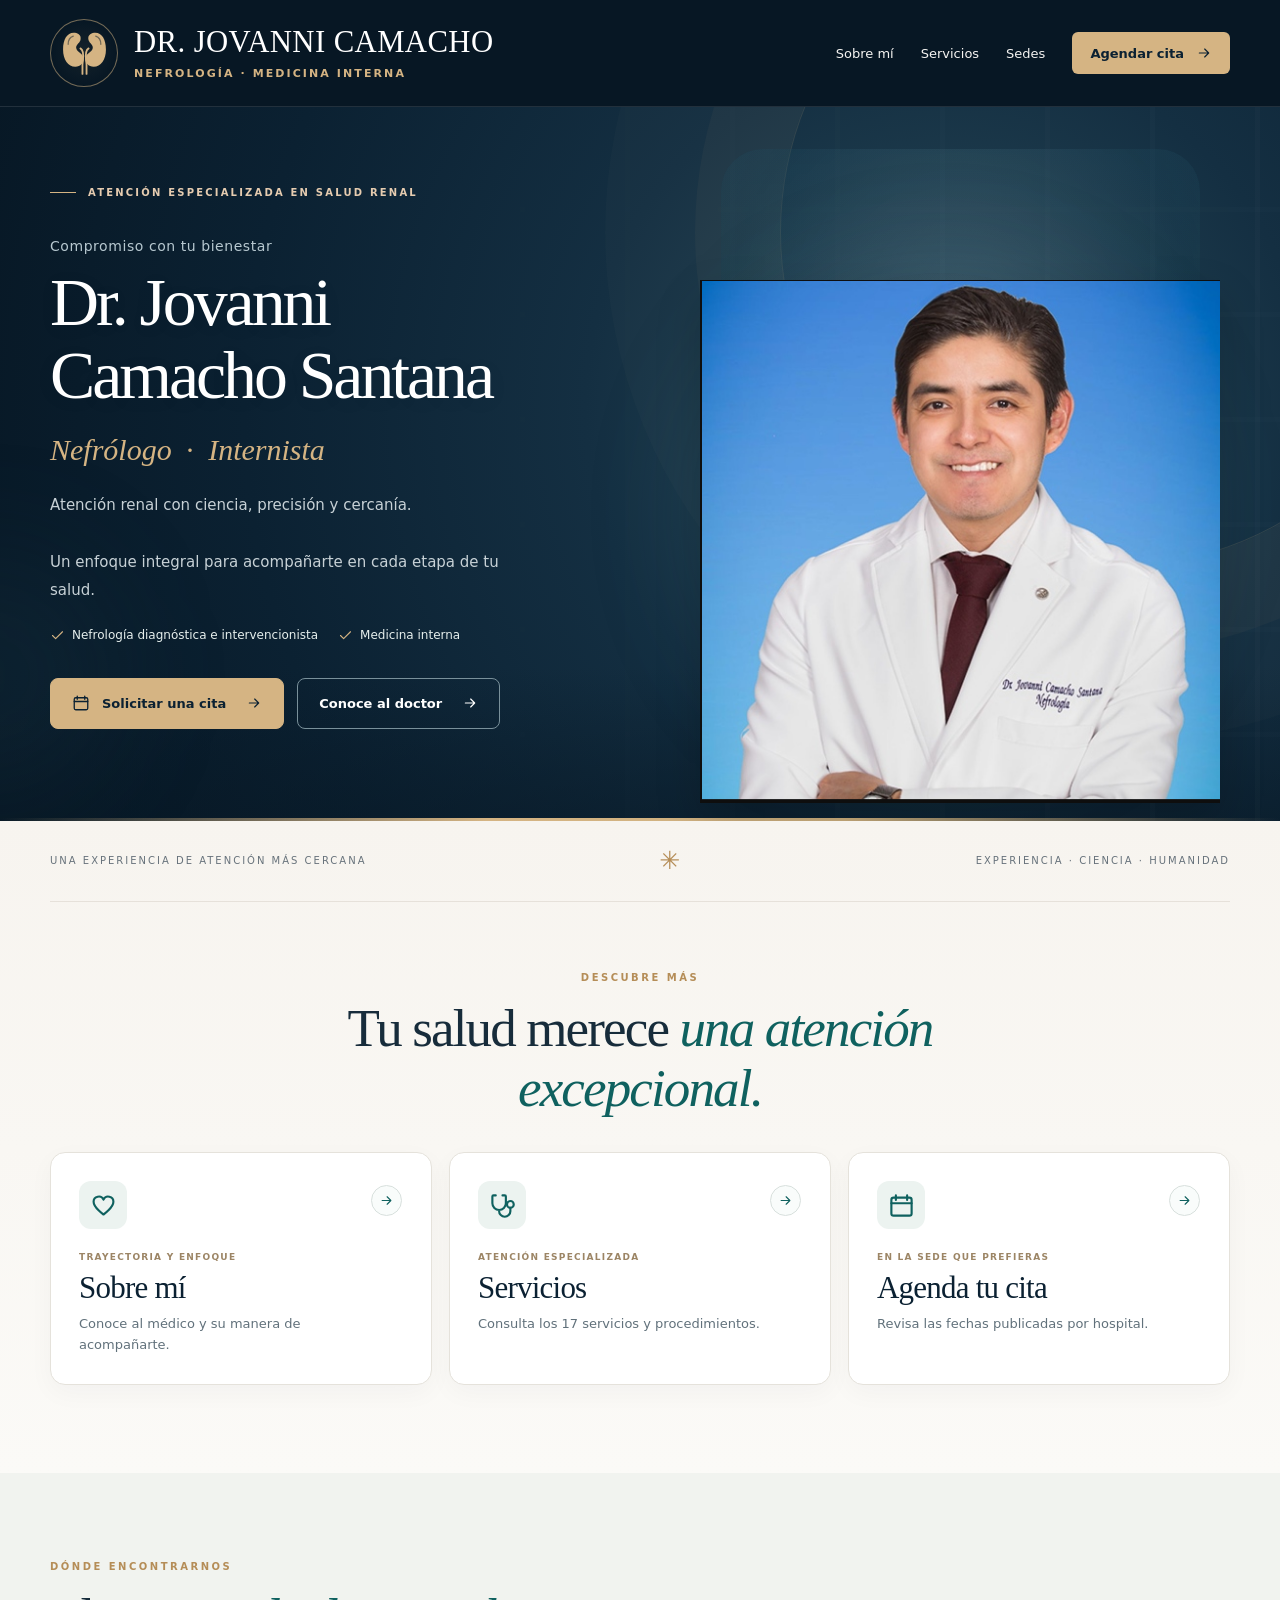
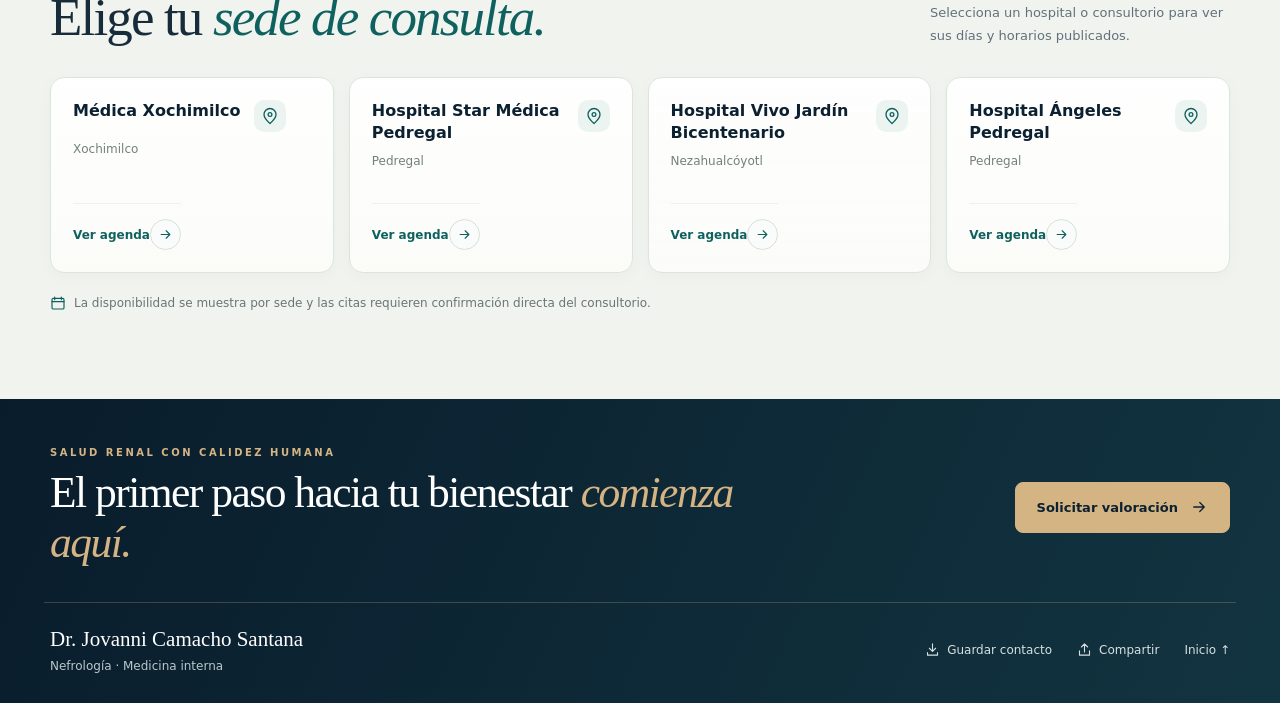
<file: index.html>
<!doctype html>
<html lang="es">
<head>
  <meta charset="utf-8">
  <meta name="viewport" content="width=device-width, initial-scale=1">
  <meta name="theme-color" content="#091c2c">
  <meta name="description" content="Dr. Jovanni Camacho Santana. Nefrología y medicina interna: especialidades, servicios, sedes de consulta y solicitud de cita.">
  <meta property="og:title" content="Dr. Jovanni Camacho Santana | Nefrólogo e Internista">
  <meta property="og:description" content="Atención renal integral. Consulta sus servicios y solicita una cita en la sede de tu preferencia.">
  <title>Dr. Jovanni Camacho Santana | Nefrólogo e Internista</title>
  <link rel="icon" href="assets/favicon.svg" type="image/svg+xml">
  <link rel="stylesheet" href="css/styles.css">
  <script defer src="js/datos.js"></script>
  <script defer src="js/main.js"></script>
</head>
<body>
<svg class="svg-sprites" xmlns="http://www.w3.org/2000/svg" aria-hidden="true">
  <symbol id="i-kidney" viewBox="0 0 48 48"><path d="M16 4C8 2 3 9 3 20c0 10 5 17 12 17 5 0 9-4 8-9-.5-4-6-5-7-9-1-3 3-5 4-8 1-4-1-6-4-7Z" fill="currentColor" stroke="none"/><path d="M16 4C8 2 3 9 3 20c0 10 5 17 12 17 5 0 9-4 8-9-.5-4-6-5-7-9-1-3 3-5 4-8 1-4-1-6-4-7Z" transform="translate(48 0) scale(-1 1)" fill="currentColor" stroke="none"/><path d="M20 19c5 3 2 12 2 16v9m6-25c-5 3-2 12-2 16v9" fill="none" stroke="currentColor" stroke-width="1.8"/><path d="M8 15c0-4 2-7 5-8m27 8c0-4-2-7-5-8" stroke="#071724" stroke-opacity=".5" stroke-width="1.2" fill="none"/></symbol>
  <symbol id="i-arrow" viewBox="0 0 24 24"><path d="M5 12h14m-6-6 6 6-6 6"/></symbol>
  <symbol id="i-plus" viewBox="0 0 24 24"><path d="M12 5v14M5 12h14"/></symbol>
  <symbol id="i-calendar" viewBox="0 0 24 24"><rect x="3" y="5" width="18" height="16" rx="2"/><path d="M7 3v4m10-4v4M3 10h18"/></symbol>
  <symbol id="i-pin" viewBox="0 0 24 24"><path d="M20 10c0 5-8 12-8 12S4 15 4 10a8 8 0 1 1 16 0Z"/><circle cx="12" cy="10" r="2.5"/></symbol>
  <symbol id="i-heart" viewBox="0 0 24 24"><path d="M20.8 8.7c0 5.2-8.8 11.3-8.8 11.3S3.2 13.9 3.2 8.7a4.6 4.6 0 0 1 8.8-1.9 4.6 4.6 0 0 1 8.8 1.9Z"/></symbol>
  <symbol id="i-steth" viewBox="0 0 24 24"><path d="M6 3H4a1 1 0 0 0-1 1v6a6 6 0 0 0 12 0V4a1 1 0 0 0-1-1h-2M9 16v1a5 5 0 0 0 10 0v-3"/><circle cx="19" cy="11" r="3"/></symbol>
  <symbol id="i-doc" viewBox="0 0 24 24"><path d="M6 2h9l5 5v15H6a2 2 0 0 1-2-2V4a2 2 0 0 1 2-2Z"/><path d="M14 2v6h6M8 13h8m-8 4h8"/></symbol>
  <symbol id="i-whatsapp" viewBox="0 0 24 24"><path d="M20.7 11.7a8.8 8.8 0 0 1-12.5 7.9L3 21l1.4-5.1A8.8 8.8 0 1 1 20.7 11.7Z"/><path d="M8.7 8.5c-.3.3-.6 1.1.2 2.5 1 1.8 2.5 3.2 4.4 4 1.4.6 2.1.2 2.4-.3l-1.4-1.5-1.3.7a7 7 0 0 1-2.5-2.5l.7-1.3-1.5-1.6Z"/></symbol>
  <symbol id="i-phone" viewBox="0 0 24 24"><path d="M6 3c-1.1-.2-2.6.6-3 2.4-.5 2.2 1.7 6.3 5.6 10.2 4 4 8 6.1 10.2 5.6C20.7 20.8 21.5 19 21 18l-4.1-2.1-2.2 2.2a16 16 0 0 1-8-8l2.2-2.2L6 3Z"/></symbol>
  <symbol id="i-download" viewBox="0 0 24 24"><path d="M12 3v12m-5-5 5 5 5-5M4 17v4h16v-4"/></symbol>
  <symbol id="i-close" viewBox="0 0 24 24"><path d="M5 5 19 19M19 5 5 19"/></symbol>
  <symbol id="i-check" viewBox="0 0 24 24"><path d="m4 12 5 5L20 6"/></symbol>
  <symbol id="i-search" viewBox="0 0 24 24"><circle cx="10.5" cy="10.5" r="6.5"/><path d="m15.5 15.5 5 5"/></symbol>
  <symbol id="i-back" viewBox="0 0 24 24"><path d="M19 12H5m6 6-6-6 6-6"/></symbol>
  <symbol id="i-share" viewBox="0 0 24 24"><path d="M12 16V3m-5 5 5-5 5 5M4 14v7h16v-7"/></symbol>
</svg>
<a class="skip-link" href="#principal">Saltar al contenido</a>
<header class="site-header">
  <div class="container header-content">
    <a class="identity" href="#inicio" aria-label="Ir al inicio">
      <span class="identity-mark" aria-hidden="true"><svg><use href="#i-kidney"/></svg></span>
      <span class="identity-text"><b>DR. JOVANNI CAMACHO</b><small>NEFROLOGÍA · MEDICINA INTERNA</small></span>
    </a>
    <nav aria-label="Menú principal" class="header-nav">
      <button type="button" data-modal="about">Sobre mí</button>
      <button type="button" data-modal="services">Servicios</button>
      <a href="#sedes">Sedes</a>
      <button class="nav-action" type="button" data-modal="choose">Agendar cita <svg><use href="#i-arrow"/></svg></button>
    </nav>
    <button class="menu-btn" id="menuButton" type="button" aria-label="Abrir menú" aria-expanded="false" aria-controls="mobileNavigation"><span></span><span></span><span></span></button>
  </div>
  <div class="mobile-navigation" id="mobileNavigation" hidden>
    <button type="button" data-modal="about">Sobre mí</button>
    <button type="button" data-modal="services">Servicios</button>
    <a href="#sedes">Sedes de consulta</a>
    <button type="button" data-modal="choose">Agendar cita</button>
  </div>
</header>
<main id="principal">
  <section class="hero" id="inicio">
    <div class="hero-ambient hero-ambient-a" aria-hidden="true"></div><div class="hero-ambient hero-ambient-b" aria-hidden="true"></div>
    <div class="container hero-layout">
      <div class="hero-copy">
        <div class="hero-kicker"><span class="gold-line"></span>ATENCIÓN ESPECIALIZADA EN SALUD RENAL</div>
        <p class="hero-welcome">Compromiso con tu bienestar</p>
        <h1>Dr. Jovanni <span>Camacho Santana</span></h1>
        <p class="hero-role">Nefrólogo <span class="role-dot">·</span> Internista</p>
        <p class="hero-description">Atención renal con ciencia, precisión y cercanía.<br><br>Un enfoque integral para acompañarte en cada etapa de tu salud.</p>
        <div class="hero-points"><span><svg><use href="#i-check"/></svg> Nefrología diagnóstica e intervencionista</span><span><svg><use href="#i-check"/></svg> Medicina interna</span></div>
        <div class="hero-buttons">
          <button class="btn btn-gold" type="button" data-modal="choose"><svg><use href="#i-calendar"/></svg> Solicitar una cita <svg class="end-icon"><use href="#i-arrow"/></svg></button>
          <button class="btn btn-outline" type="button" data-modal="about">Conoce al doctor <svg class="end-icon"><use href="#i-arrow"/></svg></button>
        </div>
      </div>
      <div class="hero-photo-wrap">
        <div class="portrait-halo"></div>
        <img src="img/JCS.png" alt="Dr. Jovanni Camacho Santana, médico nefrólogo e internista" class="hero-photo" width="532" height="535" fetchpriority="high">
      </div>
    </div>
    <div class="hero-bottom-line" aria-hidden="true"></div>
  </section>
  <section class="shortcut-section" aria-labelledby="shortcutTitle">
    <div class="container">
      <div class="intro-bar"><span>UNA EXPERIENCIA DE ATENCIÓN MÁS CERCANA</span><span class="intro-symbol">✳</span><span>EXPERIENCIA · CIENCIA · HUMANIDAD</span></div>
      <div class="center-heading"><p class="eyebrow">DESCUBRE MÁS</p><h2 id="shortcutTitle">Tu salud merece <em>una atención excepcional.</em></h2></div>
      <div class="shortcut-grid">
        <button class="shortcut" type="button" data-modal="about"><span class="shortcut-icon"><svg><use href="#i-heart"/></svg></span><span class="shortcut-copy"><small>TRAYECTORIA Y ENFOQUE</small><strong>Sobre mí</strong><span>Conoce al médico y su manera de acompañarte.</span></span><span class="circle-arrow"><svg><use href="#i-arrow"/></svg></span></button>
        <button class="shortcut" type="button" data-modal="services"><span class="shortcut-icon"><svg><use href="#i-steth"/></svg></span><span class="shortcut-copy"><small>ATENCIÓN ESPECIALIZADA</small><strong>Servicios</strong><span>Consulta los 17 servicios y procedimientos.</span></span><span class="circle-arrow"><svg><use href="#i-arrow"/></svg></span></button>
        <button class="shortcut" type="button" data-modal="choose"><span class="shortcut-icon"><svg><use href="#i-calendar"/></svg></span><span class="shortcut-copy"><small>EN LA SEDE QUE PREFIERAS</small><strong>Agenda tu cita</strong><span>Revisa las fechas publicadas por hospital.</span></span><span class="circle-arrow"><svg><use href="#i-arrow"/></svg></span></button>
      </div>
    </div>
  </section>
  <section class="venues-section" id="sedes" aria-labelledby="venuesTitle">
    <div class="container">
      <div class="venues-heading"><div><p class="eyebrow">DÓNDE ENCONTRARNOS</p><h2 id="venuesTitle">Elige tu <em>sede de consulta.</em></h2></div><p>Selecciona un hospital o consultorio para ver sus días y horarios publicados.</p></div>
      <div id="venuesList" class="venues-grid"></div>
      <p class="venues-footnote"><svg><use href="#i-calendar"/></svg> La disponibilidad se muestra por sede y las citas requieren confirmación directa del consultorio.</p>
    </div>
  </section>
</main>
<footer class="footer">
  <section class="closing-section" aria-label="Solicitar valoración">
    <div class="container closing-inner"><div><p class="eyebrow">SALUD RENAL CON CALIDEZ HUMANA</p><h2>El primer paso hacia tu bienestar <em>comienza aquí.</em></h2></div><button class="btn btn-gold" type="button" data-modal="choose">Solicitar valoración <svg><use href="#i-arrow"/></svg></button></div>
  </section>
  <div class="container footer-inner"><span class="footer-brand">Dr. Jovanni Camacho Santana <small>Nefrología · Medicina interna</small></span><div class="footer-links"><button type="button" id="saveContact"><svg><use href="#i-download"/></svg> Guardar contacto</button><button type="button" id="sharePage"><svg><use href="#i-share"/></svg> Compartir</button><a href="#inicio">Inicio ↑</a></div></div></footer>
<div class="mobile-bottom"><button type="button" data-modal="choose"><svg><use href="#i-calendar"/></svg> Solicitar cita <svg><use href="#i-arrow"/></svg></button></div>
<div class="modal" id="contentModal" aria-hidden="true">
  <div class="modal-shade" data-close="true"></div>
  <section class="modal-dialog" role="dialog" aria-modal="true" aria-labelledby="modalTitle">
    <header class="modal-header"><div><p class="eyebrow" id="modalEyebrow"></p><h2 id="modalTitle"></h2></div><button class="modal-x" type="button" id="modalClose" aria-label="Cerrar ventana" title="Cerrar"><svg><use href="#i-close"/></svg></button></header>
    <div class="modal-content" id="modalContent"></div>
  </section>
</div>
<div id="toast" class="toast" role="status" aria-live="polite"></div>
</body>
</html>
</file>
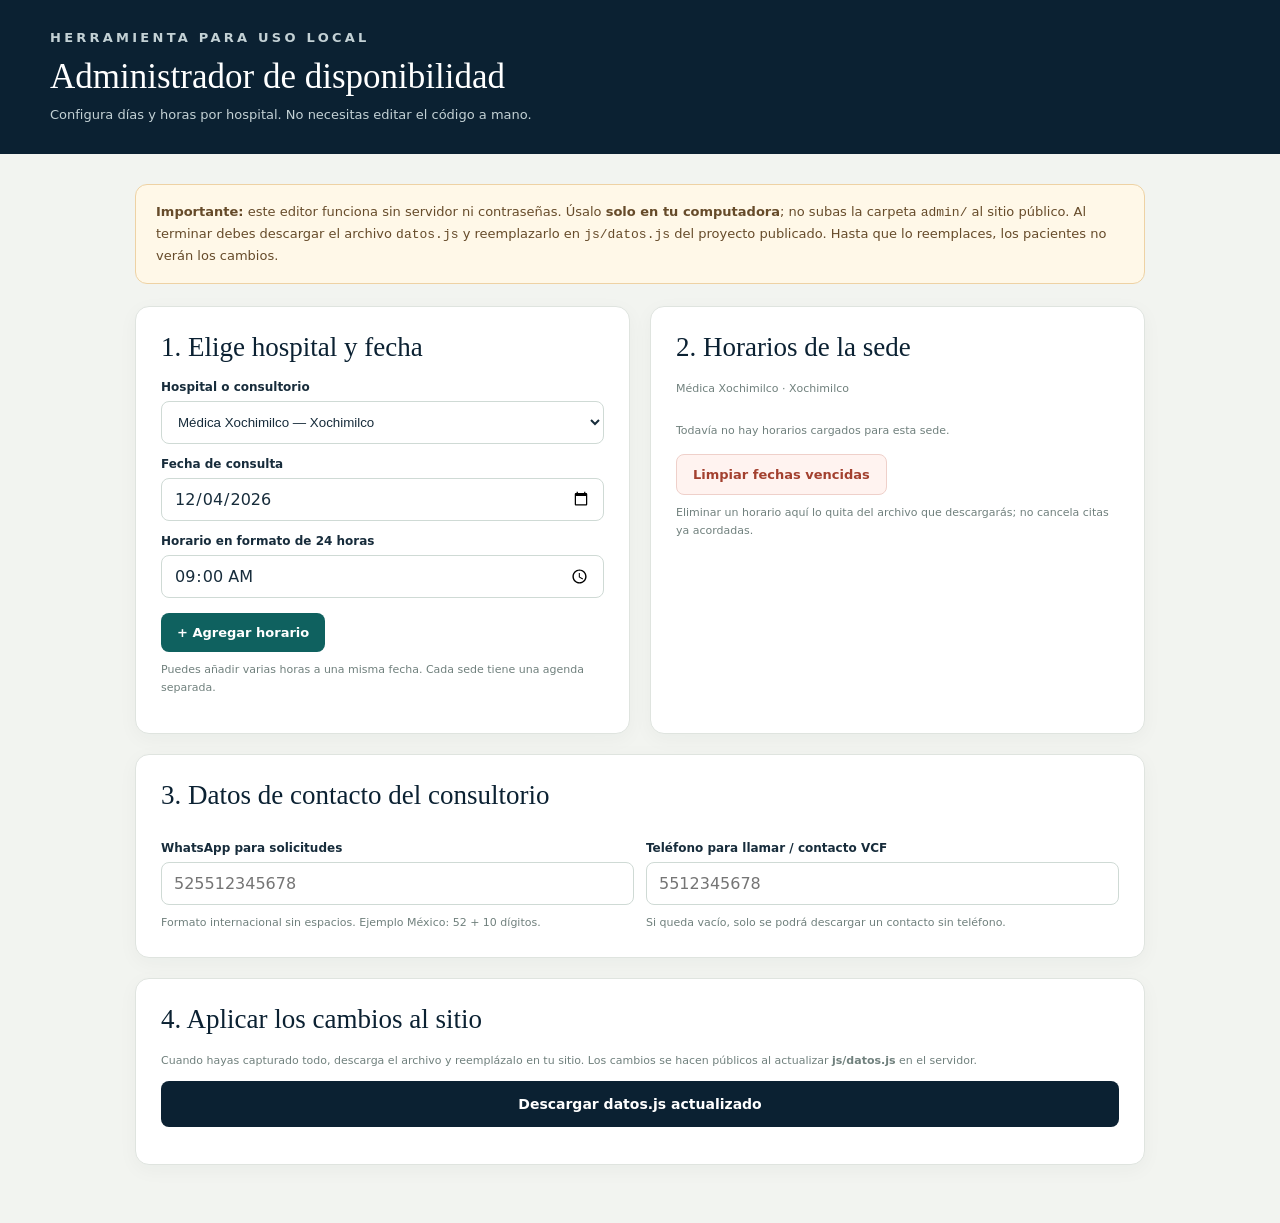
<file: admin/agenda.html>
<!doctype html>
<html lang="es"><head><meta charset="utf-8"><meta name="viewport" content="width=device-width, initial-scale=1"><meta name="robots" content="noindex,nofollow"><title>Editor local · Agenda de Dr. Jovanni</title><link rel="stylesheet" href="../css/styles.css"><script defer src="../js/datos.js"></script><script defer src="agenda.js"></script></head>
<body class="admin-body">
<header class="admin-header"><div class="container"><p class="eyebrow">HERRAMIENTA PARA USO LOCAL</p><h1>Administrador de disponibilidad</h1><p>Configura días y horas por hospital. No necesitas editar el código a mano.</p></div></header>
<main class="admin-shell">
 <div class="admin-banner"><strong>Importante:</strong> este editor funciona sin servidor ni contraseñas. Úsalo <strong>solo en tu computadora</strong>; no subas la carpeta <code>admin/</code> al sitio público. Al terminar debes descargar el archivo <code>datos.js</code> y reemplazarlo en <code>js/datos.js</code> del proyecto publicado. Hasta que lo reemplaces, los pacientes no verán los cambios.</div>
 <div class="admin-grid">
  <section class="admin-card" aria-labelledby="venueHeading"><h2 id="venueHeading">1. Elige hospital y fecha</h2><label for="venueSelect">Hospital o consultorio</label><select id="venueSelect"></select><label for="dateInput">Fecha de consulta</label><input id="dateInput" type="date"><label for="timeInput">Horario en formato de 24 horas</label><input id="timeInput" type="time" step="1800" value="09:00"><button class="admin-action" id="addSlot" type="button">+ Agregar horario</button><p class="input-hint">Puedes añadir varias horas a una misma fecha. Cada sede tiene una agenda separada.</p><p id="formStatus" class="admin-feedback" role="status"></p></section>
  <section class="admin-card" aria-labelledby="slotsHeading"><h2 id="slotsHeading">2. Horarios de la sede</h2><p class="input-hint" id="venueDetail">Selecciona una sede para consultar sus fechas.</p><div id="slotList" class="admin-entries"></div><button class="admin-action danger" id="clearPast" type="button">Limpiar fechas vencidas</button><p class="input-hint">Eliminar un horario aquí lo quita del archivo que descargarás; no cancela citas ya acordadas.</p></section>
  <section class="admin-card admin-wide" aria-labelledby="contactHeading"><h2 id="contactHeading">3. Datos de contacto del consultorio</h2><div class="form-row"><div><label for="whatsappInput">WhatsApp para solicitudes</label><input id="whatsappInput" inputmode="numeric" placeholder="525512345678"><p class="input-hint">Formato internacional sin espacios. Ejemplo México: 52 + 10 dígitos.</p></div><div><label for="phoneInput">Teléfono para llamar / contacto VCF</label><input id="phoneInput" type="tel" placeholder="5512345678"><p class="input-hint">Si queda vacío, solo se podrá descargar un contacto sin teléfono.</p></div></div></section>
  <section class="admin-card admin-wide" aria-labelledby="exportHeading"><h2 id="exportHeading">4. Aplicar los cambios al sitio</h2><p class="input-hint">Cuando hayas capturado todo, descarga el archivo y reemplázalo en tu sitio. Los cambios se hacen públicos al actualizar <strong>js/datos.js</strong> en el servidor.</p><div class="stacked"><button class="admin-action admin-export" id="exportFile" type="button">Descargar datos.js actualizado</button></div><p class="admin-feedback" id="exportStatus" role="status"></p></section>
 </div>
</main>
</body></html>
</file>
<file: css/styles.css>
/* Dr. Jovanni Camacho Santana · Diseño premium compacto */
:root{--navy:#0b2132;--navy-deep:#071724;--navy-soft:#15354a;--teal:#0f615f;--teal-light:#e4f2ef;--gold:#d5b483;--gold-deep:#b58d57;--cream:#f8f5f0;--white:#fff;--ink:#172c3b;--muted:#61717b;--line:#e6e5e0;--shadow:0 20px 60px rgba(12,35,47,.08);--radius:20px;--sans:system-ui,-apple-system,"Segoe UI",Arial,sans-serif;--serif:Georgia,"Times New Roman",serif}
*{box-sizing:border-box}html{scroll-behavior:smooth}body{margin:0;background:var(--cream);color:var(--ink);font-family:var(--sans);-webkit-font-smoothing:antialiased}button,input{font:inherit}button{cursor:pointer}button:disabled{cursor:not-allowed}a{color:inherit;text-decoration:none}svg{width:22px;height:22px;fill:none;stroke:currentColor;stroke-width:1.75;stroke-linecap:round;stroke-linejoin:round;flex:none}h1,h2,h3,p{margin:0}h1,h2{font-weight:400}h2 em{color:var(--teal);font-style:italic}button:focus-visible,a:focus-visible,input:focus-visible{outline:3px solid var(--gold);outline-offset:3px}.svg-sprites{position:absolute;width:0;height:0;overflow:hidden}.container{max-width:1240px;padding:0 30px;margin:0 auto}.skip-link{position:fixed;top:-60px;left:8px;z-index:2000;background:#fff;color:#0b2132;padding:10px}.skip-link:focus{top:10px}.no-scroll{overflow:hidden}
/* Header */
.site-header{position:relative;z-index:50;background:var(--navy-deep);border-bottom:1px solid rgba(255,255,255,.11)}.header-content{min-height:87px;display:flex;align-items:center;justify-content:space-between;gap:25px}.identity{display:flex;align-items:center;gap:13px;color:#fff;min-width:0}.identity-mark{width:49px;height:49px;border:1px solid rgba(213,180,131,.65);border-radius:13px;display:grid;place-items:center;color:var(--gold)}.identity-mark svg{width:30px;height:30px}.identity-text{display:flex;flex-direction:column;gap:5px;letter-spacing:.08em}.identity-text b{font-size:12px;font-weight:650}.identity-text small{font-size:9px;letter-spacing:.18em;color:#bcbdc0}.header-nav{display:flex;align-items:center;gap:27px}.header-nav button,.header-nav>a{background:none;color:#f5f4f2;border:0;padding:9px 0;font-size:13px;transition:color .2s}.header-nav button:not(.nav-action):hover,.header-nav a:hover{color:var(--gold)}.header-nav .nav-action{display:inline-flex;align-items:center;gap:12px;color:var(--navy);background:var(--gold);padding:13px 18px;border-radius:6px;font-weight:650}.header-nav .nav-action svg{width:16px;height:16px}.header-nav .nav-action:hover{background:#e1c49c}.menu-btn{display:none;border:1px solid #4c606c;background:transparent;color:#fff;border-radius:10px;width:44px;height:43px;padding:9px}.menu-btn span{display:block;height:2px;margin:5px 0;background:#fff}.mobile-navigation{position:absolute;top:100%;left:0;right:0;background:var(--navy);box-shadow:0 15px 30px #0616244d;padding:12px 24px 24px;z-index:51}.mobile-navigation[hidden]{display:none}.mobile-navigation button,.mobile-navigation a{display:block;width:100%;text-align:left;background:none;border:0;border-bottom:1px solid #ffffff1c;padding:14px 5px;color:#fff;font-size:15px}
/* Hero */
.hero{min-height:630px;position:relative;isolation:isolate;overflow:hidden;background:radial-gradient(circle at 74% 42%,#294a59 0,#142f42 35%,#0b2132 68%,#071724 100%);color:white}.hero::before{content:"";position:absolute;inset:0;opacity:.3;background-image:linear-gradient(90deg,transparent 95%,rgba(255,255,255,.06) 95%),linear-gradient(transparent 95%,rgba(255,255,255,.035) 95%);background-size:105px 105px;mask-image:linear-gradient(to right,transparent 28%,#000 100%)}.hero::after{content:"";position:absolute;inset:auto 0 0;background:linear-gradient(transparent,#07172480);height:155px;z-index:-1}.hero-ambient{position:absolute;border-radius:50%;pointer-events:none}.hero-ambient-a{width:670px;height:670px;right:-170px;top:-210px;border:1px solid #d5b48325;box-shadow:0 0 0 85px #d5b4830a,0 0 0 175px #d5b48305}.hero-ambient-b{width:240px;height:240px;left:-130px;bottom:25px;background:#2a596b27;filter:blur(60px)}.hero-layout{position:relative;min-height:630px;display:grid;grid-template-columns:minmax(0,1.07fr) minmax(0,.93fr);align-items:center;gap:20px}.hero-copy{position:relative;z-index:2;padding:80px 0 92px}.hero-kicker{display:flex;align-items:center;gap:12px;font-size:10px;letter-spacing:.22em;color:#e6ccb0;font-weight:650}.gold-line{width:26px;height:1px;background:var(--gold)}.hero-welcome{color:#b7c8d0;font-size:14px;font-weight:350;margin-top:40px;letter-spacing:.04em}.hero h1{font-family:var(--serif);font-size:clamp(47px,5.3vw,78px);line-height:1.08;letter-spacing:-.045em;margin-top:12px;max-width:740px;text-shadow:0 3px 20px #0001}.hero h1 span{display:block;white-space:nowrap}.hero-role{font:italic 30px var(--serif);color:var(--gold);margin-top:20px}.role-dot{font-style:normal;padding:0 7px}.hero-description{font-size:15px;line-height:1.9;color:#c7d1d6;max-width:490px;margin-top:24px}.hero-points{display:flex;align-items:center;gap:20px;flex-wrap:wrap;margin-top:23px;color:#e6efed;font-size:12px}.hero-points span{display:flex;align-items:center;gap:7px}.hero-points svg{color:var(--gold);width:15px;height:15px}.hero-buttons{display:flex;flex-wrap:wrap;gap:13px;margin-top:35px}.btn{min-height:51px;border-radius:8px;padding:13px 21px;display:inline-flex;align-items:center;justify-content:center;gap:12px;font-weight:650;font-size:13px;transition:transform .18s,background .18s,box-shadow .18s;border:1px solid transparent}.btn:hover:not(:disabled){transform:translateY(-2px)}.btn svg{width:18px;height:18px}.btn .end-icon{margin-left:8px;width:16px;height:16px}.btn-gold{background:var(--gold);color:var(--navy);border-color:var(--gold)}.btn-gold:hover{background:#e7c99f;box-shadow:0 8px 30px #0002}.btn-outline{border-color:#79909a;background:transparent;color:#fff}.btn-outline:hover{background:#ffffff15}.btn-dark{background:var(--teal);color:#fff}.btn-dark:not(:disabled):hover{background:#0b5150}.btn-dark:disabled{opacity:.45}.hero-photo-wrap{position:relative;align-self:stretch;display:flex;align-items:flex-end;justify-content:center;min-width:0;padding:42px 0 18px}.hero-photo-wrap::before{content:"";position:absolute;inset:42px 30px 26px 30px;border-radius:42px;background:radial-gradient(circle at 50% 24%,rgba(255,255,255,.10) 0,rgba(255,255,255,.06) 18%,rgba(18,55,74,.12) 42%,rgba(7,23,36,0) 72%),linear-gradient(180deg,rgba(42,89,107,.20) 0%,rgba(15,38,55,.08) 48%,rgba(7,23,36,0) 100%);filter:blur(.2px)}.portrait-halo{position:absolute;width:min(40vw,480px);height:min(40vw,480px);bottom:68px;right:9%;border-radius:50%;background:radial-gradient(circle,rgba(213,180,131,.28) 0,rgba(76,138,153,.12) 36%,rgba(11,33,50,0) 74%);box-shadow:0 0 120px rgba(64,122,136,.18)}.hero-photo{display:block;position:relative;z-index:1;object-fit:contain;object-position:center bottom;width:min(100%,520px);height:auto;max-height:565px;padding:0;background:transparent;border:0;border-radius:0;box-shadow:0 20px 42px rgba(0,0,0,.18)}.photo-caption{position:absolute;z-index:2;bottom:24px;right:4px;background:#f9f6efec;box-shadow:0 10px 38px #0003;border:1px solid #fff8;backdrop-filter:blur(15px);color:#173348;border-radius:12px;padding:15px 20px 15px 37px;display:flex;flex-direction:column;gap:5px;min-width:250px}.caption-pin{position:absolute;left:15px;top:23px;background:var(--teal);width:8px;height:8px;border-radius:50%}.photo-caption b{font-size:10px;letter-spacing:.12em}.photo-caption small{font-size:11px;color:#64717a}.hero-bottom-line{position:absolute;bottom:0;left:0;width:100%;height:3px;background:linear-gradient(90deg,transparent,#d5b483 38%,#ceb07e 66%,transparent)}
/* Main */
.shortcut-section{padding:0 0 88px;background:linear-gradient(#f7f4ef,#fbfaf7)}.intro-bar{min-height:81px;display:flex;align-items:center;justify-content:space-between;gap:12px;color:#67727b;font-size:10px;letter-spacing:.2em;border-bottom:1px solid #e6e1da}.intro-symbol{color:var(--gold-deep);font-size:25px}.center-heading{text-align:center;max-width:760px;margin:70px auto 34px}.eyebrow{font-size:10px;letter-spacing:.25em;font-weight:700;color:var(--gold-deep)}.center-heading h2,.venues-heading h2,.closing-inner h2{font-family:var(--serif);font-size:clamp(34px,4.2vw,53px);line-height:1.14;letter-spacing:-.035em;margin-top:15px}.center-heading>p:last-child{margin-top:15px;color:var(--muted);font-size:14px;line-height:1.8}.shortcut-grid{display:grid;grid-template-columns:repeat(3,minmax(0,1fr));gap:17px}.shortcut{min-height:222px;text-align:left;display:flex;flex-direction:column;align-items:start;position:relative;gap:23px;padding:28px;border-radius:15px;border:1px solid #e5e2db;background:#fff;box-shadow:0 8px 26px #10283c09;transition:border .25s,transform .25s,box-shadow .25s}.shortcut:hover{border-color:#bdc9bf;box-shadow:var(--shadow);transform:translateY(-5px)}.shortcut-icon{display:grid;place-items:center;border-radius:12px;background:#ecf3f0;color:var(--teal);width:48px;height:48px}.shortcut-icon svg{width:26px;height:26px}.shortcut-copy{display:flex;flex-direction:column;gap:8px;padding-right:24px}.shortcut-copy small{font-size:9px;letter-spacing:.14em;color:#9c8565;font-weight:700}.shortcut-copy strong{font:normal 31px var(--serif);letter-spacing:-.025em;color:var(--navy)}.shortcut-copy>span{font-size:13px;line-height:1.6;color:var(--muted)}.circle-arrow{width:31px;height:31px;border:1px solid #d8e0dd;border-radius:50%;display:grid;place-items:center;color:var(--teal);background:#f9fcfb;transition:background .2s}.circle-arrow svg{width:15px;height:15px}.shortcut>.circle-arrow{position:absolute;top:32px;right:29px}.shortcut:hover>.circle-arrow,.venue-card:hover .circle-arrow{background:var(--teal);color:#fff;border-color:var(--teal)}
.venues-section{padding:88px 0 88px;background:#f1f3ef;scroll-margin-top:32px}.venues-heading{display:flex;justify-content:space-between;align-items:end;gap:35px;margin-bottom:30px}.venues-heading>p{max-width:300px;font-size:13px;color:var(--muted);line-height:1.75}.venues-grid{display:grid;grid-template-columns:repeat(4,minmax(0,1fr));gap:15px}.venue-card{display:flex;flex-direction:column;min-height:196px;text-align:left;padding:22px;background:linear-gradient(180deg,rgba(255,255,255,.96) 0%,rgba(252,252,249,.92) 100%);border:1px solid #dce4de;border-radius:14px;box-shadow:0 4px 17px #102a3007;transition:all .2s}.venue-card:hover{border-color:#77b0a0;transform:translateY(-4px);box-shadow:0 13px 30px #102a3015}.venue-heading{display:flex;align-items:flex-start;justify-content:space-between;gap:14px}.venue-heading b{font-size:16px;font-weight:650;line-height:1.35;color:var(--navy);max-width:calc(100% - 44px)}.venue-symbol{color:var(--teal);background:#ecf4f1;padding:7px;display:grid;place-items:center;border-radius:10px;flex:none}.venue-symbol svg{width:18px;height:18px}.venue-text{display:flex;flex-direction:column;gap:8px;margin-top:10px;flex:1}.venue-text small{font-size:12px;color:#72807c}.venue-bottom{display:flex;align-items:center;justify-content:space-between;margin-top:20px;padding-top:15px;border-top:1px solid #eef0ec;color:var(--teal);font-size:12px;font-weight:650}.venues-footnote{display:flex;align-items:center;gap:8px;font-size:12px;color:#687675;margin-top:22px}.venues-footnote svg{width:16px;height:16px;color:var(--teal)}
.closing-section{background:linear-gradient(110deg,#0a2335,#123e4b);color:#fff;padding:72px 0}.closing-inner{display:flex;align-items:center;justify-content:space-between;gap:30px}.closing-inner h2{font-size:clamp(29px,3.4vw,46px);max-width:720px}.closing-inner h2 em{color:var(--gold)}.closing-inner .eyebrow{color:var(--gold)}.closing-inner .btn{white-space:nowrap}.footer{background:#071724;color:#fff;padding:32px 0}.footer-inner{display:flex;align-items:center;justify-content:space-between;gap:24px}.footer-brand{display:flex;flex-direction:column;gap:5px;font-size:15px;font-family:var(--serif)}.footer-brand small{color:#8d9da5;font:10px var(--sans)}.footer-links{display:flex;align-items:center;gap:25px;font-size:12px}.footer-links button{border:0;background:none;color:#d7e0e1;display:flex;align-items:center;gap:7px;padding:5px 0}.footer-links a{color:#d7e0e1}.footer-links svg{width:15px;height:15px}.footer-links button:hover,.footer-links a:hover{color:var(--gold)}.mobile-bottom{display:none}
/* Window / modals */
.modal{position:fixed;inset:0;z-index:1000;display:none;align-items:center;justify-content:center;padding:20px;overscroll-behavior:contain}.modal.open{display:flex}.modal-shade{position:absolute;inset:0;background:#071724c9;backdrop-filter:blur(8px);animation:shadeIn .2s ease}.modal-dialog{position:relative;width:min(100%,760px);max-height:min(89dvh,900px);display:flex;flex-direction:column;overflow:hidden;background:#fbfaf7;border:1px solid rgba(255,255,255,.8);border-radius:20px;box-shadow:0 40px 95px rgba(0,0,0,.35);animation:modalIn .24s ease}.modal-header{display:flex;gap:20px;align-items:start;justify-content:space-between;padding:30px 35px 22px;background:linear-gradient(110deg,#fff,#f4f4ee);border-bottom:1px solid #e7e5dd}.modal-header .eyebrow{font-size:10px}.modal-header h2{font-family:var(--serif);font-size:clamp(28px,4vw,40px);letter-spacing:-.025em;color:var(--navy);margin-top:8px}.modal-x{width:42px;height:42px;border-radius:50%;border:1px solid #e2e6e2;color:var(--navy);background:#fff;display:grid;place-items:center;flex:none;transition:background .2s,transform .2s}.modal-x:hover{background:#eaf2ee;transform:rotate(90deg)}.modal-x svg{width:20px;height:20px}.modal-content{overflow:auto;overscroll-behavior:contain;padding:30px 35px 35px;scrollbar-color:#b3c4bd transparent;scrollbar-width:thin}.modal-lead{line-height:1.8;color:#66757b;font-size:14px;margin-bottom:20px}.modal-bottom-action{display:flex;justify-content:flex-end;margin-top:24px}.modal-bottom-action .btn{width:auto}.about-top{display:flex;gap:17px;align-items:center;padding:19px 20px;border-radius:13px;background:linear-gradient(120deg,#0b263a,#15515a);color:#fff;margin-bottom:21px}.about-symbol{color:var(--gold);border:1px solid #d5b4837c;display:grid;place-items:center;width:52px;height:52px;border-radius:11px;flex:none}.about-symbol svg{width:31px;height:31px}.about-top div{display:flex;flex-direction:column;gap:5px}.about-top b{font:23px var(--serif)}.about-top small{color:#d1dedf;font-size:12px}.about-paragraphs{display:grid;gap:17px;color:#354957;font-size:14px;line-height:1.85}.focus-panel{margin-top:25px;background:#edf4f0;padding:18px 20px;border-radius:13px;display:grid;gap:11px}.focus-panel small{font-size:10px;letter-spacing:.16em;color:#557068;font-weight:700}.focus-panel span{display:flex;gap:11px;align-items:start;font-size:13px;color:#1e5552}.focus-panel svg{width:17px;height:17px;color:#187267}.search-wrap{display:flex;align-items:center;gap:10px;border:1px solid #dce2dd;background:#fff;padding:0 14px;border-radius:10px;height:49px}.search-wrap svg{color:#507a72;width:20px;height:20px}.search-wrap input{width:100%;outline:0;border:0;background:none;color:var(--navy);font-size:14px}.filters{display:flex;overflow:auto;gap:7px;scrollbar-width:thin;padding:18px 0 17px}.filter-pill{flex:none;border:1px solid #dde4e0;background:#fff;padding:8px 12px;border-radius:99px;font-size:11px;color:#50615e;white-space:nowrap}.filter-pill[aria-pressed=true]{color:#fff;background:var(--teal);border-color:var(--teal)}.service-list,.choice-list{display:grid;gap:9px}.service-row,.venue-choice{width:100%;display:flex;align-items:center;gap:14px;text-align:left;padding:14px;border:1px solid #e5e8e4;border-radius:11px;background:#fff;transition:background .2s,border-color .2s}.service-row:hover,.venue-choice:hover{background:#f2f9f5;border-color:#a5c6b8}.small-icon{display:grid;place-items:center;flex:none;width:39px;height:39px;border-radius:9px;color:var(--teal);background:#ebf4f1}.small-icon svg{width:20px;height:20px}.service-row-copy{display:flex;flex-direction:column;gap:5px;flex:1;min-width:0}.service-row-copy strong,.venue-choice strong{color:var(--navy);font-size:13px;line-height:1.4}.service-row-copy small,.venue-choice small{font-size:11px;color:#7b888b}.service-row .circle-arrow{width:28px;height:28px}.empty-state{padding:25px;text-align:center;color:var(--muted)}.back-inline{display:inline-flex;align-items:center;gap:8px;border:0;background:transparent;padding:0 0 23px;color:var(--teal);font-size:12px;font-weight:650}.back-inline svg{width:16px;height:16px}.detail-hero{display:flex;align-items:center;gap:19px;border-radius:14px;padding:27px;background:linear-gradient(112deg,#102c3c,#15605c);color:#fff}.detail-hero small{font-size:9px;letter-spacing:.16em;color:#b6d8d0}.detail-hero h3{font:30px var(--serif);margin-top:8px;line-height:1.2}.detail-icon{width:54px;height:54px;display:grid;place-items:center;background:#ffffff16;border-radius:12px;color:#d7b987;flex:none}.detail-icon svg{width:28px;height:28px}.detail-copy{padding:25px 0;line-height:1.9;color:#43555e;font-size:15px}.info-note{display:flex;align-items:start;gap:10px;color:#5b706b;background:#f0f5f1;padding:14px 15px;border-radius:10px;font-size:12px;line-height:1.6}.info-note svg{width:18px;height:18px;color:var(--teal);margin-top:1px}.venue-choice>span:nth-child(2){display:flex;flex-direction:column;gap:6px;flex:1}.venue-choice-arrow{width:17px;height:17px;color:var(--teal)}
/* Appointment agenda */
.agenda-location{display:flex;align-items:start;gap:16px;background:#f0f5f1;border-radius:13px;padding:19px;margin:1px 0 27px}.agenda-location .detail-icon{background:#e0ede7;color:var(--teal)}.agenda-location strong{font-size:15px;color:var(--navy)}.agenda-location p{font-size:12px;color:#687977;margin:7px 0;line-height:1.6}.agenda-location a{font-size:12px;color:var(--teal);font-weight:700}.agenda-header{display:flex;align-items:center;justify-content:space-between;gap:15px;margin:21px 0 13px}.agenda-header>div{display:flex;align-items:center;gap:11px;font-size:14px;color:var(--navy)}.agenda-header small{font-size:11px;color:var(--muted)}.step-number{display:grid;place-items:center;background:var(--teal);color:white;font:14px var(--serif);width:29px;height:29px;border-radius:50%}.calendar-nav{display:flex;align-items:center;justify-content:space-between;background:#fff;border:1px solid #e5e9e5;border-radius:10px;padding:8px 11px;margin-bottom:10px}.calendar-nav>span{font-size:12px;font-weight:650;color:#52666b;text-transform:capitalize}.week-arrow{width:30px;height:30px;display:grid;place-items:center;border:1px solid #dbe5df;border-radius:7px;color:var(--teal);background:#eef4f0;font-size:23px}.week-arrow:disabled{opacity:.35}.day-strip{display:grid;grid-template-columns:repeat(7,minmax(0,1fr));gap:6px}.day-button{min-width:0;min-height:97px;background:#fff;border:1px solid #e3e7e5;border-radius:9px;padding:10px 2px;display:flex;align-items:center;flex-direction:column;gap:5px;color:var(--navy)}.day-button small{font-size:11px;text-transform:capitalize}.day-button b{font:24px var(--serif)}.day-button span{font-size:9px;color:#719189}.day-button:disabled{opacity:.5;background:#f7f8f6}.day-button.selected{background:#e7f3ee;border-color:var(--teal);box-shadow:inset 0 0 0 1px var(--teal)}.agenda-header-second{margin-top:28px}.time-choices{min-height:58px}.selected-caption{font-size:12px;color:var(--muted);padding:3px 0 11px}.time-grid{display:flex;gap:10px;flex-wrap:wrap}.time-btn{border:1px solid #b9d7ce;color:var(--teal);background:white;border-radius:9px;padding:11px 17px;font-size:13px;font-weight:650}.time-btn.selected{background:var(--teal);color:white}.empty-calendar{display:flex;align-items:center;gap:12px;color:#667c79;border:1px dashed #c8d8d0;border-radius:10px;background:#f6f9f6;padding:18px;font-size:12px;line-height:1.6}.empty-calendar svg{color:var(--teal)}.patient-label{display:block;margin-top:26px;font-size:13px;color:var(--navy);font-weight:700}.patient-label span{color:var(--muted);font-weight:400}.patient-input{display:block;width:100%;margin:9px 0 18px;height:44px;border:1px solid #dce3de;background:#fff;border-radius:9px;padding:0 14px;outline-color:var(--teal)}.send-appointment{width:100%;margin-top:19px}.agenda-help{text-align:center;color:#697b7d;font-size:11px;line-height:1.6;margin-top:10px}.toast{position:fixed;z-index:1200;bottom:25px;left:50%;transform:translate(-50%,20px);border:1px solid #d2e5d9;border-radius:9px;box-shadow:0 10px 32px #0002;background:#f6fbf8;color:#15433c;padding:12px 22px;max-width:95vw;font-size:13px;text-align:center;opacity:0;pointer-events:none;transition:opacity .25s,transform .25s}.toast.active{opacity:1;transform:translate(-50%,0)}@keyframes shadeIn{from{opacity:0}to{opacity:1}}@keyframes modalIn{from{transform:translateY(20px) scale(.985);opacity:.5}to{transform:none;opacity:1}}
@media(max-width:1080px){.header-nav{gap:16px}.hero h1{font-size:60px}.hero h1 span{white-space:normal}.hero-points{gap:12px}.photo-caption{right:0}.venues-grid{grid-template-columns:repeat(2,1fr)}}
@media(max-width:800px){.container{padding:0 22px}.header-content{min-height:76px}.header-nav{display:none}.menu-btn{display:block}.hero-layout{grid-template-columns:1fr;min-height:unset;gap:0}.hero-copy{padding:61px 0 0}.hero h1{font-size:clamp(45px,9vw,66px)}.hero h1 span{white-space:normal}.hero-role{font-size:27px}.hero-description{max-width:620px}.hero-photo-wrap{max-height:none;min-height:390px;padding:18px 0 24px}.hero-photo-wrap::before{inset:28px 12px 30px 12px;border-radius:34px}.hero-photo{width:min(100%,420px);height:auto;max-height:420px}.portrait-halo{width:380px;height:380px;bottom:34px;right:50%;transform:translateX(50%)}.photo-caption{right:0;bottom:16px}.shortcut-grid{grid-template-columns:1fr;gap:11px}.shortcut{min-height:118px;flex-direction:row;align-items:center;gap:18px;padding:20px}.shortcut-copy strong{font-size:25px}.shortcut-copy>span{font-size:12px}.shortcut>.circle-arrow{top:50%;right:22px;transform:translateY(-50%)}.shortcut-copy{padding-right:38px}.venues-heading{align-items:start;flex-direction:column;gap:15px}.venues-heading>p{max-width:none}.closing-inner{flex-direction:column;align-items:start}.closing-section{padding:60px 0}.footer-inner{flex-direction:column;align-items:start}.footer-links{flex-wrap:wrap}.intro-bar{font-size:9px}.center-heading{margin-top:54px}}
@media(max-width:520px){.container{padding:0 18px}.identity-mark{width:42px;height:42px}.identity-text b{font-size:10px}.identity-text small{font-size:8px;letter-spacing:.085em}.hero-copy{padding:42px 0 0}.hero-kicker{font-size:8px;letter-spacing:.14em}.hero-welcome{margin-top:26px;font-size:12px}.hero h1{font-size:clamp(37px,10.7vw,51px);line-height:1.06}.hero-role{font-size:25px;margin-top:14px}.hero-description{font-size:13px;line-height:1.8;margin-top:17px}.hero-points{font-size:11px;margin-top:18px;gap:9px}.hero-buttons{margin-top:24px;gap:10px}.hero-buttons .btn{padding:12px 13px;font-size:12px;min-height:46px}.hero-buttons .btn .end-icon{display:none}.hero-photo-wrap{min-height:315px;max-height:none;padding:8px 0 18px}.hero-photo-wrap::before{inset:20px 8px 34px 8px;border-radius:26px}.hero-photo{width:min(100%,292px);height:auto;max-height:334px;padding:0;border-radius:0}.portrait-halo{height:290px;width:290px;bottom:44px}.photo-caption{bottom:10px;right:-4px;min-width:194px;padding:12px 12px 12px 27px}.photo-caption b{font-size:8px}.photo-caption small{font-size:10px}.caption-pin{left:11px;top:18px}.intro-bar{min-height:57px;letter-spacing:.1em;font-size:8px}.intro-bar span:first-child{max-width:48%}.intro-bar span:last-child{text-align:right;max-width:48%}.intro-symbol{display:none}.shortcut-section{padding-bottom:55px}.center-heading{margin:44px auto 26px}.center-heading h2,.venues-heading h2{font-size:36px}.center-heading>p:last-child{font-size:12px}.shortcut{min-height:113px;padding:17px 13px;gap:12px}.shortcut-icon{width:43px;height:43px}.shortcut-copy small{font-size:8px}.shortcut-copy strong{font-size:24px}.shortcut-copy>span{font-size:11px}.shortcut>.circle-arrow{right:11px}.venues-section{padding:60px 0 55px}.venues-grid{gap:10px}.venue-card{min-height:172px;padding:15px}.venue-heading b{font-size:12px;max-width:calc(100% - 38px)}.venue-text{margin-top:12px}.venue-text small{font-size:11px}.venue-bottom{font-size:10px}.venue-symbol{padding:5px}.venues-footnote{font-size:11px;line-height:1.5}.closing-inner h2{font-size:34px}.footer{padding:24px 0 88px}.footer-links{gap:19px}.mobile-bottom{display:block;position:fixed;z-index:60;bottom:0;left:0;right:0;background:#f9f8f3ed;backdrop-filter:blur(14px);padding:11px 16px calc(11px + env(safe-area-inset-bottom));border-top:1px solid #e1e2dd}.mobile-bottom button{width:100%;display:flex;align-items:center;justify-content:center;gap:12px;background:var(--teal);color:#fff;border:0;border-radius:9px;padding:13px;font-size:14px;font-weight:650}.mobile-bottom button svg{width:18px;height:18px}.modal{padding:9px;align-items:flex-end}.modal-dialog{max-height:93dvh;min-height:0;border-radius:19px 19px 13px 13px}.modal-header{padding:22px 20px 17px;gap:10px}.modal-header h2{font-size:27px;line-height:1.2}.modal-header .eyebrow{font-size:8px}.modal-x{width:39px;height:39px}.modal-content{padding:22px 18px 28px}.about-paragraphs{font-size:13px}.about-top b{font-size:19px}.about-top{padding:14px}.detail-hero{padding:18px}.detail-hero h3{font-size:24px}.detail-icon{width:43px;height:43px}.venue-choice{padding:12px;gap:9px}.venue-choice strong{font-size:12px}.venue-choice small{font-size:10px}.day-strip{gap:3px}.day-button{min-height:76px;padding:8px 1px;gap:4px}.day-button small{font-size:9px}.day-button b{font-size:20px}.day-button span{font-size:8px}.agenda-location{padding:12px;gap:10px}.agenda-header small{font-size:9px}.modal-bottom-action .btn{width:100%}.toast{bottom:85px}}
@media(prefers-reduced-motion:reduce){*,*::before,*::after{scroll-behavior:auto!important;animation:none!important;transition:none!important}}
/* Administrador local (no debe publicarse) */
.admin-body{background:#f2f4f0}.admin-header{padding:28px 0;background:var(--navy);color:#fff}.admin-header h1{font:35px var(--serif);margin:8px 0}.admin-header p{font-size:13px;color:#c3d1d5;line-height:1.6}.admin-shell{max-width:1050px;margin:30px auto 60px;padding:0 20px}.admin-banner{border:1px solid #eed2a4;background:#fff8e8;color:#664b2a;border-radius:12px;padding:16px 20px;line-height:1.65;font-size:13px}.admin-grid{display:grid;grid-template-columns:1fr 1fr;gap:20px;margin-top:22px}.admin-card{background:#fff;border:1px solid #dfe4df;padding:25px;border-radius:14px;box-shadow:0 5px 20px #102a300a}.admin-card h2{font:27px var(--serif);color:var(--navy);margin-bottom:17px}.admin-card label{display:block;font-size:12px;font-weight:650;margin:13px 0 7px}.admin-card input,.admin-card select{width:100%;height:43px;padding:0 12px;border:1px solid #cfdad5;border-radius:8px;background:white;color:var(--ink)}.admin-card .input-hint{font-size:11px;line-height:1.6;color:#70807d;margin-top:9px}.admin-card .form-row{display:grid;grid-template-columns:1fr 1fr;gap:12px}.admin-card .admin-action{display:inline-flex;justify-content:center;align-items:center;gap:8px;margin-top:15px;background:var(--teal);color:#fff;border:0;padding:12px 16px;border-radius:8px;font-size:13px;font-weight:650}.admin-card .admin-action.secondary{background:#edf4f0;color:var(--teal);border:1px solid #c9ded5}.admin-card .admin-action.danger{background:#fff3f0;color:#a3402f;border:1px solid #efd0ca}.admin-entries{margin-top:15px;display:grid;gap:7px}.admin-entry{display:flex;justify-content:space-between;align-items:center;gap:10px;background:#f6f8f6;border:1px solid #e6ebe7;border-radius:7px;padding:10px;font-size:12px}.admin-entry button{border:1px solid #edcec9;background:#fff3f0;color:#9b3326;padding:7px 10px;border-radius:6px}.admin-wide{grid-column:1/-1}.admin-card .admin-export{background:var(--navy);width:100%;font-size:14px;padding:15px}.admin-feedback{margin-top:12px;font-size:12px;color:var(--teal);font-weight:650;line-height:1.6}.admin-card .stacked{display:flex;flex-wrap:wrap;gap:10px}.admin-card .stacked .admin-action{margin-top:12px}@media(max-width:760px){.admin-grid{grid-template-columns:1fr}.admin-card{padding:18px}.admin-shell{padding:0 14px}.admin-card .form-row{grid-template-columns:1fr}}

.agenda-call{display:flex;align-items:center;justify-content:center;gap:8px;margin-top:12px;padding:11px 15px;border:1px solid #b7d5ca;border-radius:9px;background:#f3f9f5;color:var(--teal);font-size:13px;font-weight:700}.agenda-call svg{width:17px;height:17px}.agenda-call:hover{background:#e5f3eb}

/* Identidad médica y pie de página integrado */
.header-content{min-height:106px;gap:24px}
.identity{gap:16px;flex-shrink:0}
.identity-mark{width:68px;height:68px;flex:0 0 68px;border-radius:50%;border:1px solid #d5b48388;background:radial-gradient(circle,#d5b48312,transparent 75%)}
.identity-mark svg{width:46px;height:46px;stroke-width:1.7;fill:none;stroke-linecap:round;stroke-linejoin:round}
.identity-text{gap:7px;letter-spacing:.025em}
.identity-text b{font:500 clamp(21px,2.4vw,32px)/1.1 var(--serif);color:#fff;white-space:nowrap}
.identity-text small{font-size:11px;letter-spacing:.19em;color:var(--gold);font-weight:600}
.footer{background:linear-gradient(115deg,#091c2c,#123440);padding:0 0 30px;color:#fff}
.footer .closing-section{background:none;padding:48px 0 34px;color:inherit}
.footer .closing-inner{gap:24px}
.footer .closing-inner h2{margin-top:10px}
.footer-inner{position:relative;padding-top:25px}
.footer-inner::before{content:"";position:absolute;top:0;left:24px;right:24px;height:1px;background:#d5b48340}
.footer-brand{font-size:21px;gap:7px}
.footer-brand small{font-size:12px;color:#b9c8cc}
@media(max-width:1080px){.identity-text b{font-size:24px}.identity-mark{width:58px;height:58px;flex-basis:58px}.identity-mark svg{width:39px;height:39px}.header-nav{gap:14px}}
@media(min-width:801px) and (max-width:950px){.identity{gap:10px}.identity-text b{font-size:21px}.identity-text small{font-size:9px}.header-nav{gap:12px}.header-nav .nav-action{padding:11px}}
@media(max-width:800px){.header-content{min-height:90px}.footer .closing-inner,.footer-inner{align-items:center;text-align:center}.footer-links{justify-content:center}.footer .closing-section{padding:40px 0 30px}}
@media(max-width:520px){.header-content{min-height:82px;gap:10px}.identity{gap:10px;flex-shrink:1}.identity-mark{width:48px;height:48px;flex-basis:48px}.identity-mark svg{width:34px;height:34px}.identity-text b{font-size:clamp(16px,4.5vw,22px);white-space:normal}.identity-text small{font-size:9px;letter-spacing:.075em}.footer{padding-bottom:92px}.footer-inner::before{left:18px;right:18px}.footer .closing-inner h2{font-size:34px}.footer-brand{font-size:19px}}

/* Iconos médicos y alineación de agenda */
.identity-mark svg{width:49px;height:49px}
.shortcut-icon svg,.detail-icon svg,.small-icon svg{width:27px;height:27px;stroke-width:1.9}
.calendar-nav{display:grid;grid-template-columns:32px minmax(0,1fr) 32px;align-items:center;gap:8px;padding:8px 10px}
.calendar-nav>span{text-align:center;line-height:1.3}
.week-arrow{position:relative;width:32px;height:32px;padding:0;font-size:0;line-height:1;display:grid;place-items:center}
.week-arrow::after{content:"";width:7px;height:7px;border-top:2px solid currentColor;border-right:2px solid currentColor;transform:rotate(45deg);margin-right:3px}
#weekPrev::after{transform:rotate(-135deg);margin-right:0;margin-left:3px}
.day-strip{align-items:stretch;grid-template-columns:repeat(7,minmax(0,1fr))}
.day-button{width:100%;display:grid;grid-template-rows:16px 30px minmax(14px,auto);justify-items:center;align-items:center;align-content:center;gap:4px;text-align:center;padding:8px 2px}
.day-button small,.day-button b,.day-button span{line-height:1.15;margin:0;text-align:center;max-width:100%}
.day-button b{font-variant-numeric:lining-nums tabular-nums}
@media(max-width:520px){.identity-mark svg{width:36px;height:36px}.day-button{grid-template-rows:13px 25px minmax(12px,auto);gap:3px;padding:6px 1px}.day-button span{overflow-wrap:anywhere}}
</file>
